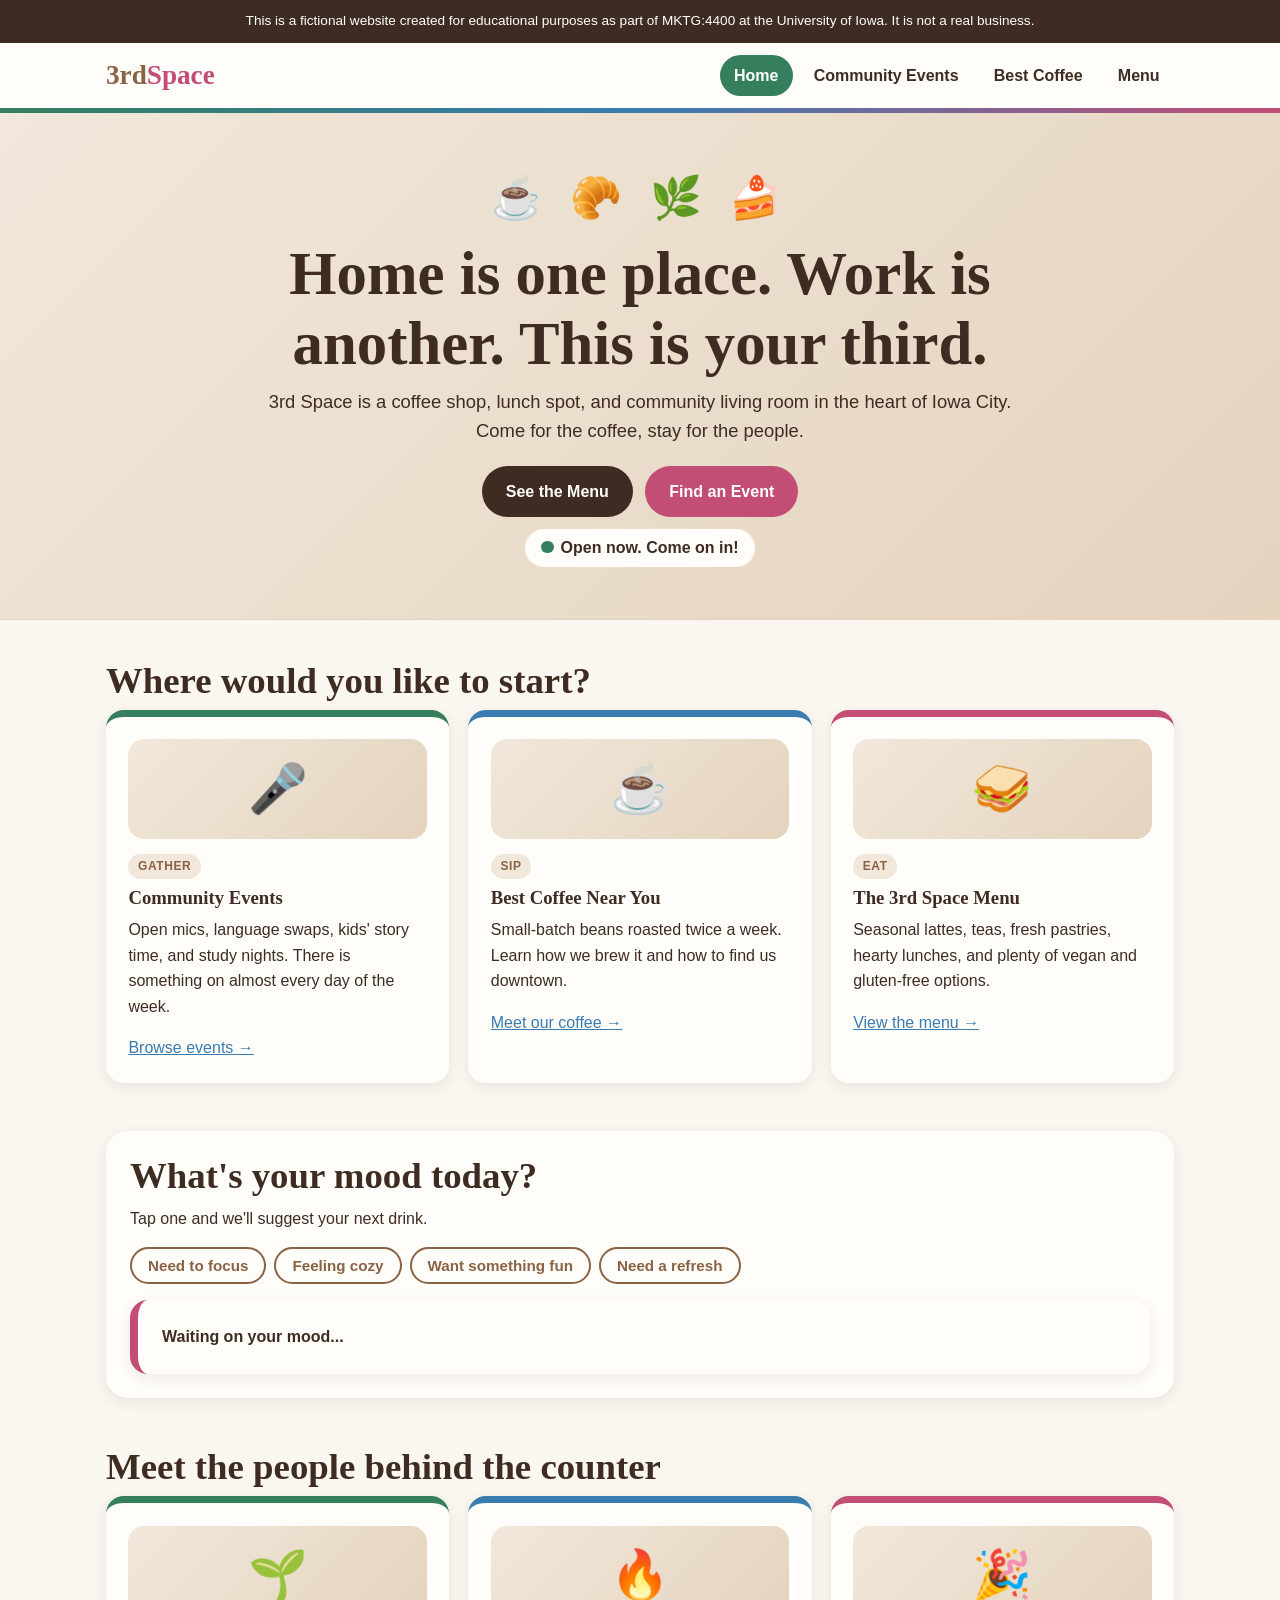
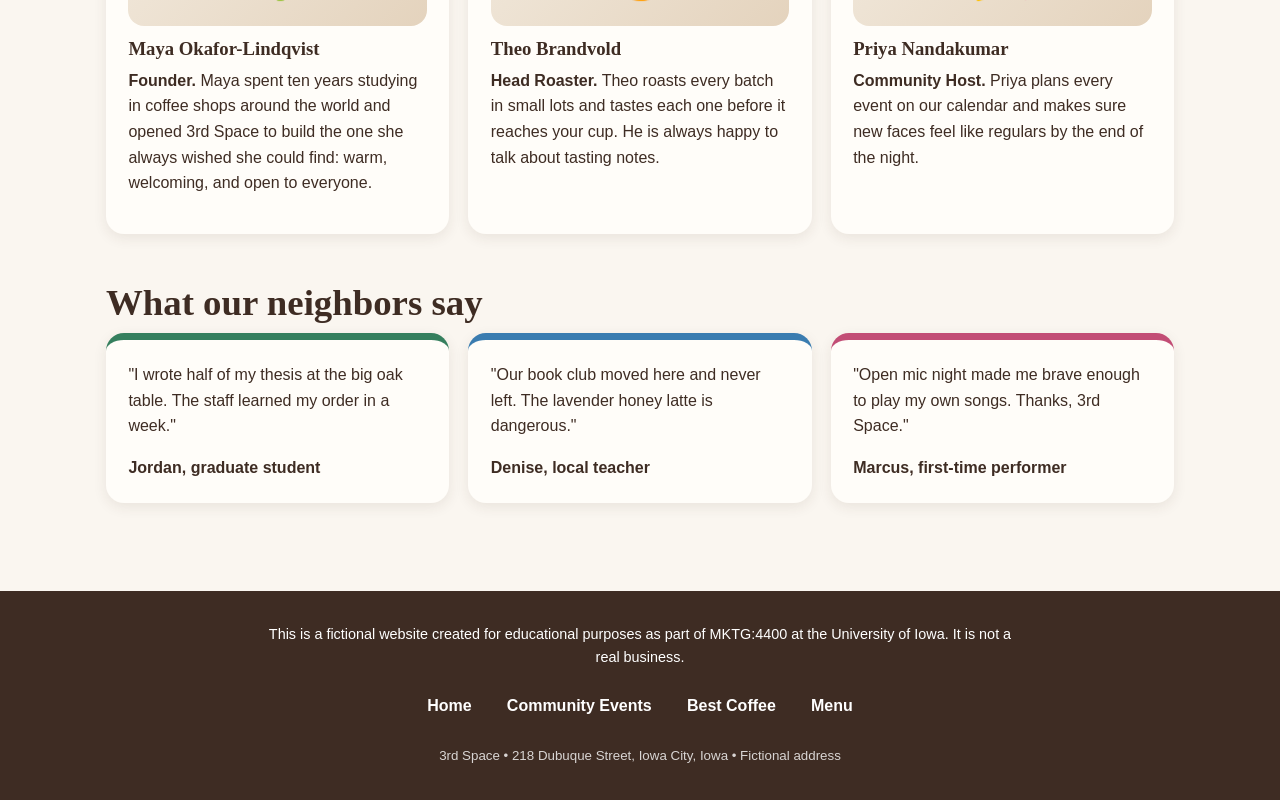
<file: index.html>
<!DOCTYPE html>
<html lang="en">
<head>
<meta charset="utf-8">
<meta name="viewport" content="width=device-width, initial-scale=1">
<title>3rd Space | Coffee, Cafe &amp; Community in Iowa City</title>
<meta name="description" content="3rd Space is a coffee shop, lunch spot, and community space in Iowa City.">
<link rel="stylesheet" href="style.css">
<script src="script.js" defer></script>
</head>
<body>
<div class="notice">This is a fictional website created for educational purposes as part of MKTG:4400 at the University of Iowa. It is not a real business.</div>
<header>
<div class="bar">
<a class="logo" href="index.html">3rd<span>Space</span></a>
<button class="toggle" id="toggle" aria-expanded="false" aria-controls="nav">Menu</button>
<nav id="nav" aria-label="Main">
<a href="index.html" aria-current="page">Home</a>
<a href="events.html">Community Events</a>
<a href="coffee.html">Best Coffee</a>
<a href="menu.html">Menu</a>
</nav>
</div>
</header>

<div class="hero">
<div class="in">
<div class="art" aria-hidden="true">☕ 🥐 🌿 🍰</div>
<h1>Home is one place. Work is another. This is your third.</h1>
<p>3rd Space is a coffee shop, lunch spot, and community living room in the heart of Iowa City. Come for the coffee, stay for the people.</p>
<a class="btn" href="menu.html">See the Menu</a>
<a class="btn pinkbtn" href="events.html">Find an Event</a>
<div><span class="status"><span class="dot" id="dot"></span><span id="statusText">Checking hours...</span></span></div>
</div>
</div>

<main>
<section>
<h2>Where would you like to start?</h2>
<div class="grid">
<div class="card"><span class="pic wide" aria-hidden="true">🎤</span><span class="tag">Gather</span><h3>Community Events</h3><p>Open mics, language swaps, kids' story time, and study nights. There is something on almost every day of the week.</p><a href="events.html">Browse events &rarr;</a></div>
<div class="card"><span class="pic wide" aria-hidden="true">☕</span><span class="tag">Sip</span><h3>Best Coffee Near You</h3><p>Small-batch beans roasted twice a week. Learn how we brew it and how to find us downtown.</p><a href="coffee.html">Meet our coffee &rarr;</a></div>
<div class="card"><span class="pic wide" aria-hidden="true">🥪</span><span class="tag">Eat</span><h3>The 3rd Space Menu</h3><p>Seasonal lattes, teas, fresh pastries, hearty lunches, and plenty of vegan and gluten-free options.</p><a href="menu.html">View the menu &rarr;</a></div>
</div>
</section>

<section>
<div class="band">
<h2>What's your mood today?</h2>
<p>Tap one and we'll suggest your next drink.</p>
<div class="pills">
<button class="pill" data-msg="<b>Double Espresso Cortado.</b> Strong, smooth, and small enough to sip while you work. Pair it with an everything bagel sandwich.">Need to focus</button>
<button class="pill" data-msg="<b>Maple Pecan Latte.</b> Warm, nutty, and gently sweet. Perfect with a cardamom roll by the window.">Feeling cozy</button>
<button class="pill" data-msg="<b>Unicorn Cold Foam Cold Brew.</b> Pink vanilla foam on our smooth cold brew. Yes, it is as pretty as it sounds.">Want something fun</button>
<button class="pill" data-msg="<b>Blueberry Mint Lemonade.</b> Bright, cold, and caffeine-free. It is a sunny day in a cup.">Need a refresh</button>
</div>
<div class="panel" id="out" aria-live="polite"><strong>Waiting on your mood...</strong></div>
</div>
</section>

<section>
<h2>Meet the people behind the counter</h2>
<div class="grid">
<div class="card"><span class="pic wide" aria-hidden="true">🌱</span><h3>Maya Okafor-Lindqvist</h3><p><strong>Founder.</strong> Maya spent ten years studying in coffee shops around the world and opened 3rd Space to build the one she always wished she could find: warm, welcoming, and open to everyone.</p></div>
<div class="card"><span class="pic wide" aria-hidden="true">🔥</span><h3>Theo Brandvold</h3><p><strong>Head Roaster.</strong> Theo roasts every batch in small lots and tastes each one before it reaches your cup. He is always happy to talk about tasting notes.</p></div>
<div class="card"><span class="pic wide" aria-hidden="true">🎉</span><h3>Priya Nandakumar</h3><p><strong>Community Host.</strong> Priya plans every event on our calendar and makes sure new faces feel like regulars by the end of the night.</p></div>
</div>
</section>

<section>
<h2>What our neighbors say</h2>
<div class="grid">
<div class="card"><p>"I wrote half of my thesis at the big oak table. The staff learned my order in a week."</p><strong>Jordan, graduate student</strong></div>
<div class="card"><p>"Our book club moved here and never left. The lavender honey latte is dangerous."</p><strong>Denise, local teacher</strong></div>
<div class="card"><p>"Open mic night made me brave enough to play my own songs. Thanks, 3rd Space."</p><strong>Marcus, first-time performer</strong></div>
</div>
</section>
</main>

<footer>
<div class="fn">This is a fictional website created for educational purposes as part of MKTG:4400 at the University of Iowa. It is not a real business.</div>
<nav aria-label="Footer">
<a href="index.html">Home</a>
<a href="events.html">Community Events</a>
<a href="coffee.html">Best Coffee</a>
<a href="menu.html">Menu</a>
</nav>
<small>3rd Space &bull; 218 Dubuque Street, Iowa City, Iowa &bull; Fictional address</small>
</footer>
</body>
</html>
</file>
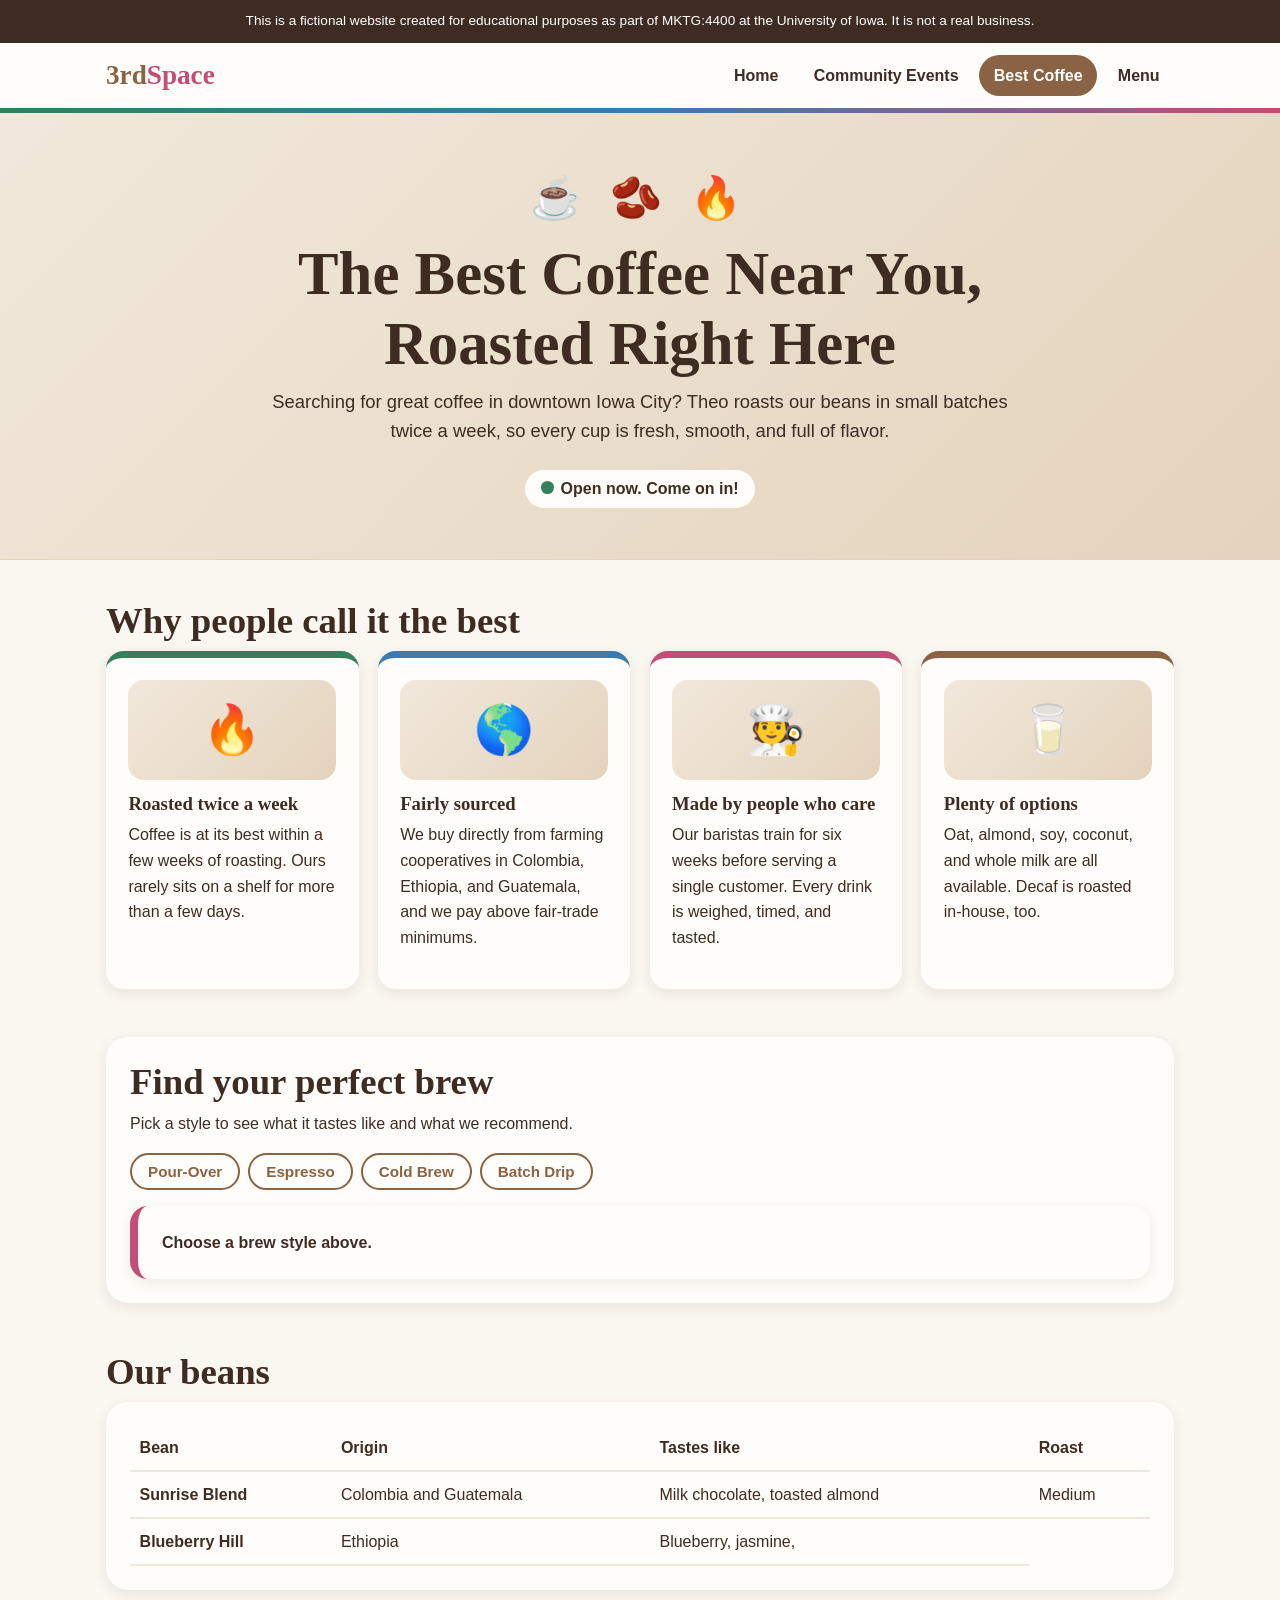
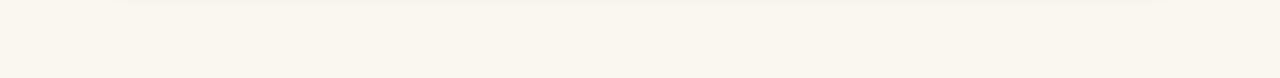
<file: coffee.html>
<!DOCTYPE html>
<html lang="en">
<head>
<meta charset="utf-8">
<meta name="viewport" content="width=device-width, initial-scale=1">
<title>Best Coffee Near Me | 3rd Space Iowa City</title>
<meta name="description" content="Looking for the best coffee near you in Iowa City? 3rd Space roasts small-batch coffee twice a week and serves it downtown.">
<link rel="stylesheet" href="style.css">
<script src="script.js" defer></script>
</head>
<body>
<div class="notice">This is a fictional website created for educational purposes as part of MKTG:4400 at the University of Iowa. It is not a real business.</div>
<header>
<div class="bar">
<a class="logo" href="index.html">3rd<span>Space</span></a>
<button class="toggle" id="toggle" aria-expanded="false" aria-controls="nav">Menu</button>
<nav id="nav" aria-label="Main">
<a href="index.html">Home</a>
<a href="events.html">Community Events</a>
<a href="coffee.html" aria-current="page">Best Coffee</a>
<a href="menu.html">Menu</a>
</nav>
</div>
</header>

<div class="hero">
<div class="in">
<div class="art" aria-hidden="true">☕ 🫘 🔥</div>
<h1>The Best Coffee Near You, Roasted Right Here</h1>
<p>Searching for great coffee in downtown Iowa City? Theo roasts our beans in small batches twice a week, so every cup is fresh, smooth, and full of flavor.</p>
<span class="status"><span class="dot" id="dot"></span><span id="statusText">Checking hours...</span></span>
</div>
</div>

<main>
<section>
<h2>Why people call it the best</h2>
<div class="grid">
<div class="card"><span class="pic wide" aria-hidden="true">🔥</span><h3>Roasted twice a week</h3><p>Coffee is at its best within a few weeks of roasting. Ours rarely sits on a shelf for more than a few days.</p></div>
<div class="card"><span class="pic wide" aria-hidden="true">🌎</span><h3>Fairly sourced</h3><p>We buy directly from farming cooperatives in Colombia, Ethiopia, and Guatemala, and we pay above fair-trade minimums.</p></div>
<div class="card"><span class="pic wide" aria-hidden="true">🧑‍🍳</span><h3>Made by people who care</h3><p>Our baristas train for six weeks before serving a single customer. Every drink is weighed, timed, and tasted.</p></div>
<div class="card"><span class="pic wide" aria-hidden="true">🥛</span><h3>Plenty of options</h3><p>Oat, almond, soy, coconut, and whole milk are all available. Decaf is roasted in-house, too.</p></div>
</div>
</section>

<section>
<div class="band">
<h2>Find your perfect brew</h2>
<p>Pick a style to see what it tastes like and what we recommend.</p>
<div class="pills">
<button class="pill" data-msg="<b>Pour-Over, $4.50.</b> Clean, bright, and full of detail. We recommend <em>Blueberry Hill</em>. It takes about four minutes, and it is worth it.">Pour-Over</button>
<button class="pill" data-msg="<b>Espresso, $3.25.</b> Rich, syrupy, and bold. Pulled on <em>Sunrise Blend</em> with notes of chocolate and almond. Add milk for a latte or cortado.">Espresso</button>
<button class="pill" data-msg="<b>Cold Brew, $4.75.</b> Steeped for 18 hours. Smooth, low acid, and naturally sweet. Made with <em>Purple Night</em> for a deep, cocoa-like finish.">Cold Brew</button>
<button class="pill" data-msg="<b>Batch Drip, $3.00.</b> Our everyday cup, brewed fresh every 30 minutes, with free refills for the first hour if you stay and sit.">Batch Drip</button>
</div>
<div class="panel" id="out" aria-live="polite"><strong>Choose a brew style above.</strong></div>
</div>
</section>

<section>
<h2>Our beans</h2>
<div class="band scroll">
<table>
<thead><tr><th>Bean</th><th>Origin</th><th>Tastes like</th><th>Roast</th></tr></thead>
<tbody>
<tr><td><strong>Sunrise Blend</strong></td><td>Colombia and Guatemala</td><td>Milk chocolate, toasted almond</td><td>Medium</td></tr>
<tr><td><strong>Blueberry Hill</strong></td><td>Ethiopia</td><td>Blueberry, jasmine,
</file>
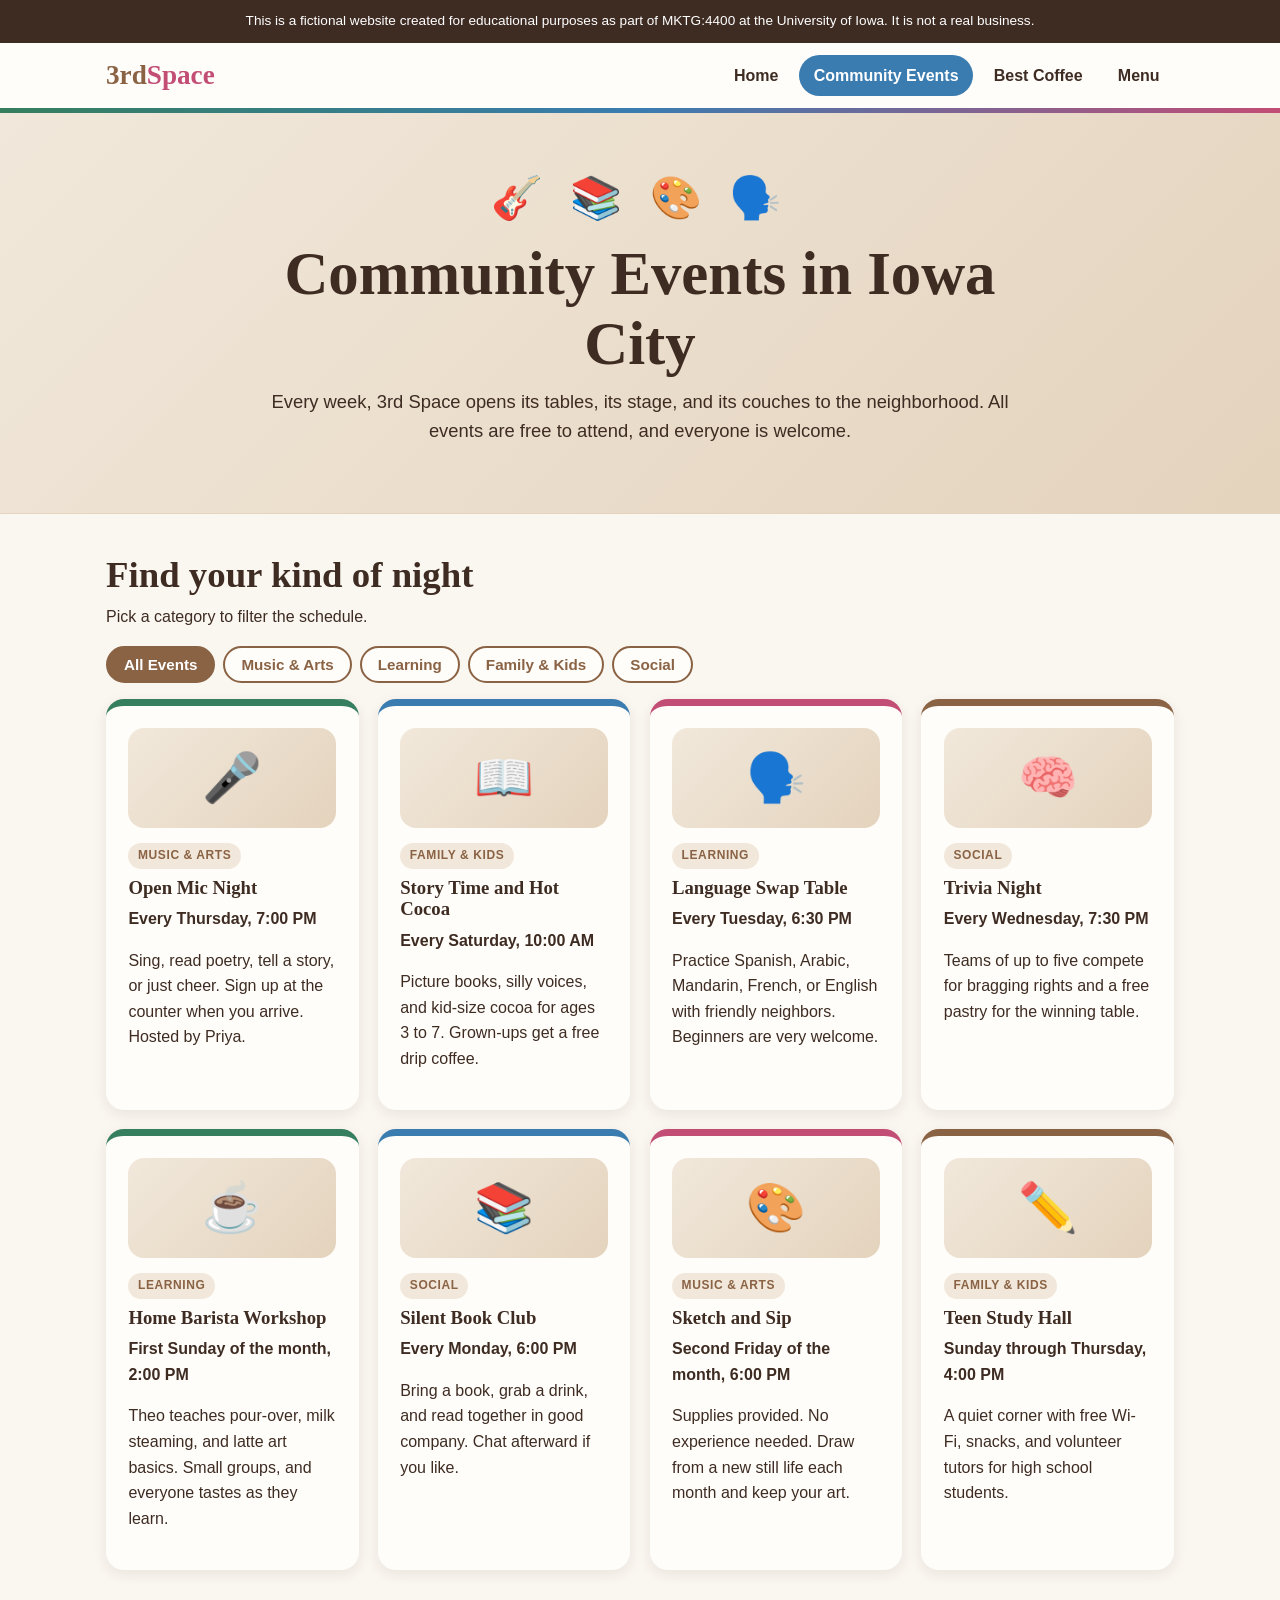
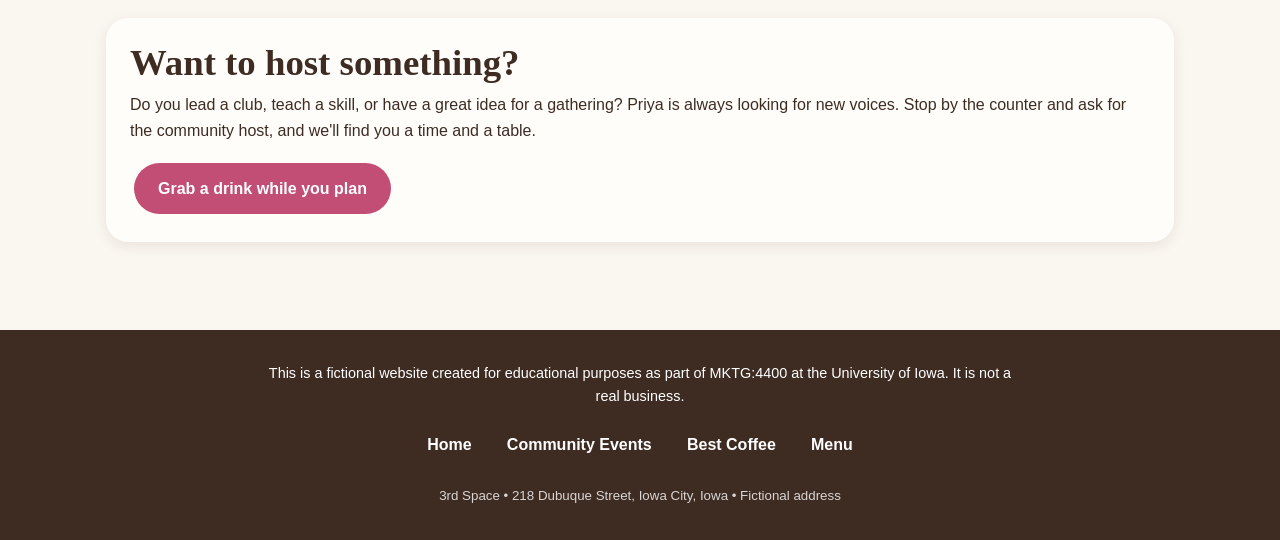
<file: events.html>
<!DOCTYPE html>
<html lang="en">
<head>
<meta charset="utf-8">
<meta name="viewport" content="width=device-width, initial-scale=1">
<title>Community Events in Iowa City | 3rd Space</title>
<meta name="description" content="Weekly community events at 3rd Space in Iowa City: open mics, story time, language swaps, and more.">
<link rel="stylesheet" href="style.css">
<script src="script.js" defer></script>
</head>
<body>
<div class="notice">This is a fictional website created for educational purposes as part of MKTG:4400 at the University of Iowa. It is not a real business.</div>
<header>
<div class="bar">
<a class="logo" href="index.html">3rd<span>Space</span></a>
<button class="toggle" id="toggle" aria-expanded="false" aria-controls="nav">Menu</button>
<nav id="nav" aria-label="Main">
<a href="index.html">Home</a>
<a href="events.html" aria-current="page">Community Events</a>
<a href="coffee.html">Best Coffee</a>
<a href="menu.html">Menu</a>
</nav>
</div>
</header>

<div class="hero">
<div class="in">
<div class="art" aria-hidden="true">🎸 📚 🎨 🗣️</div>
<h1>Community Events in Iowa City</h1>
<p>Every week, 3rd Space opens its tables, its stage, and its couches to the neighborhood. All events are free to attend, and everyone is welcome.</p>
</div>
</div>

<main>
<section>
<h2>Find your kind of night</h2>
<p>Pick a category to filter the schedule.</p>
<div class="pills" id="filters">
<button class="pill on" data-filter="all">All Events</button>
<button class="pill" data-filter="music">Music &amp; Arts</button>
<button class="pill" data-filter="learn">Learning</button>
<button class="pill" data-filter="family">Family &amp; Kids</button>
<button class="pill" data-filter="social">Social</button>
</div>
<div class="grid">
<div class="card" data-cat="music"><span class="pic wide" aria-hidden="true">🎤</span><span class="tag">Music &amp; Arts</span><h3>Open Mic Night</h3><p><strong>Every Thursday, 7:00 PM</strong></p><p>Sing, read poetry, tell a story, or just cheer. Sign up at the counter when you arrive. Hosted by Priya.</p></div>
<div class="card" data-cat="family"><span class="pic wide" aria-hidden="true">📖</span><span class="tag">Family &amp; Kids</span><h3>Story Time and Hot Cocoa</h3><p><strong>Every Saturday, 10:00 AM</strong></p><p>Picture books, silly voices, and kid-size cocoa for ages 3 to 7. Grown-ups get a free drip coffee.</p></div>
<div class="card" data-cat="learn"><span class="pic wide" aria-hidden="true">🗣️</span><span class="tag">Learning</span><h3>Language Swap Table</h3><p><strong>Every Tuesday, 6:30 PM</strong></p><p>Practice Spanish, Arabic, Mandarin, French, or English with friendly neighbors. Beginners are very welcome.</p></div>
<div class="card" data-cat="social"><span class="pic wide" aria-hidden="true">🧠</span><span class="tag">Social</span><h3>Trivia Night</h3><p><strong>Every Wednesday, 7:30 PM</strong></p><p>Teams of up to five compete for bragging rights and a free pastry for the winning table.</p></div>
<div class="card" data-cat="learn"><span class="pic wide" aria-hidden="true">☕</span><span class="tag">Learning</span><h3>Home Barista Workshop</h3><p><strong>First Sunday of the month, 2:00 PM</strong></p><p>Theo teaches pour-over, milk steaming, and latte art basics. Small groups, and everyone tastes as they learn.</p></div>
<div class="card" data-cat="social"><span class="pic wide" aria-hidden="true">📚</span><span class="tag">Social</span><h3>Silent Book Club</h3><p><strong>Every Monday, 6:00 PM</strong></p><p>Bring a book, grab a drink, and read together in good company. Chat afterward if you like.</p></div>
<div class="card" data-cat="music"><span class="pic wide" aria-hidden="true">🎨</span><span class="tag">Music &amp; Arts</span><h3>Sketch and Sip</h3><p><strong>Second Friday of the month, 6:00 PM</strong></p><p>Supplies provided. No experience needed. Draw from a new still life each month and keep your art.</p></div>
<div class="card" data-cat="family"><span class="pic wide" aria-hidden="true">✏️</span><span class="tag">Family &amp; Kids</span><h3>Teen Study Hall</h3><p><strong>Sunday through Thursday, 4:00 PM</strong></p><p>A quiet corner with free Wi-Fi, snacks, and volunteer tutors for high school students.</p></div>
</div>
</section>

<section>
<div class="band">
<h2>Want to host something?</h2>
<p>Do you lead a club, teach a skill, or have a great idea for a gathering? Priya is always looking for new voices. Stop by the counter and ask for the community host, and we'll find you a time and a table.</p>
<a class="btn pinkbtn" href="menu.html">Grab a drink while you plan</a>
</div>
</section>
</main>

<footer>
<div class="fn">This is a fictional website created for educational purposes as part of MKTG:4400 at the University of Iowa. It is not a real business.</div>
<nav aria-label="Footer">
<a href="index.html">Home</a>
<a href="events.html">Community Events</a>
<a href="coffee.html">Best Coffee</a>
<a href="menu.html">Menu</a>
</nav>
<small>3rd Space &bull; 218 Dubuque Street, Iowa City, Iowa &bull; Fictional address</small>
</footer>
</body>
</html>
</file>
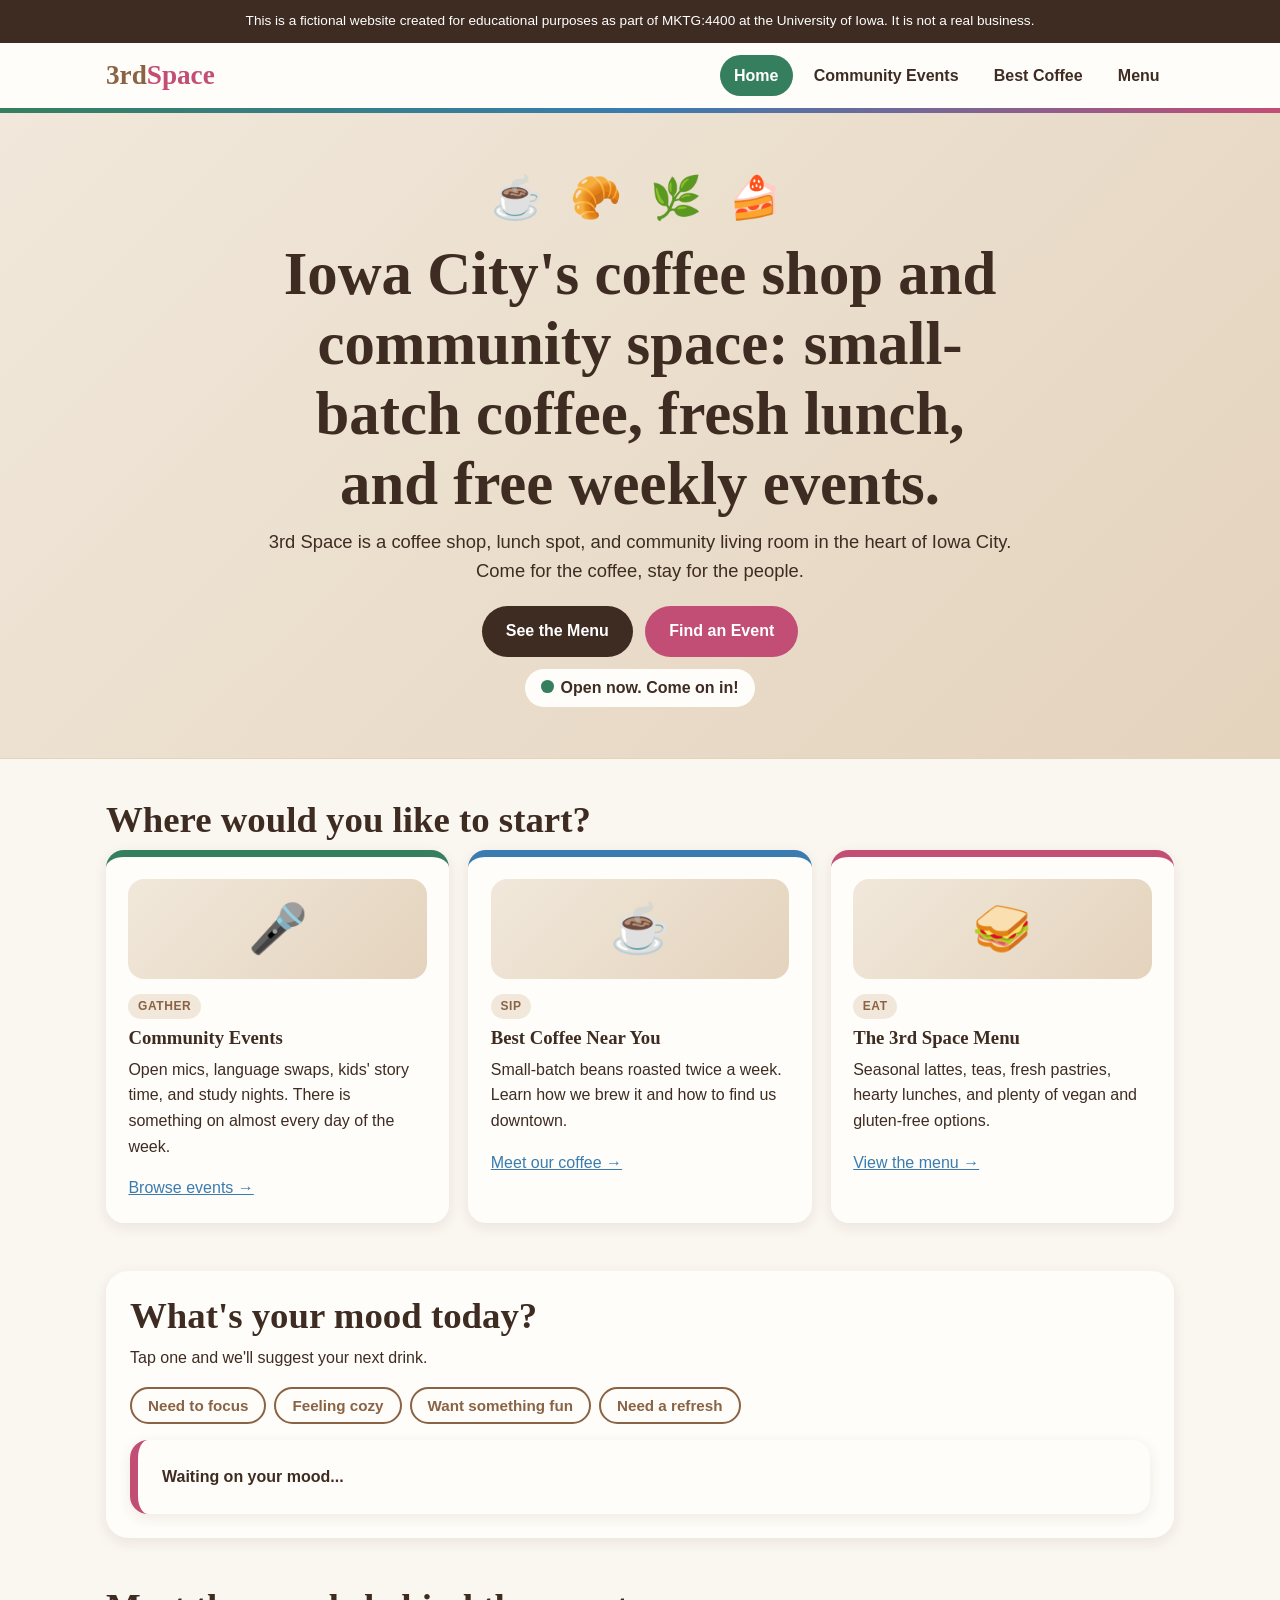
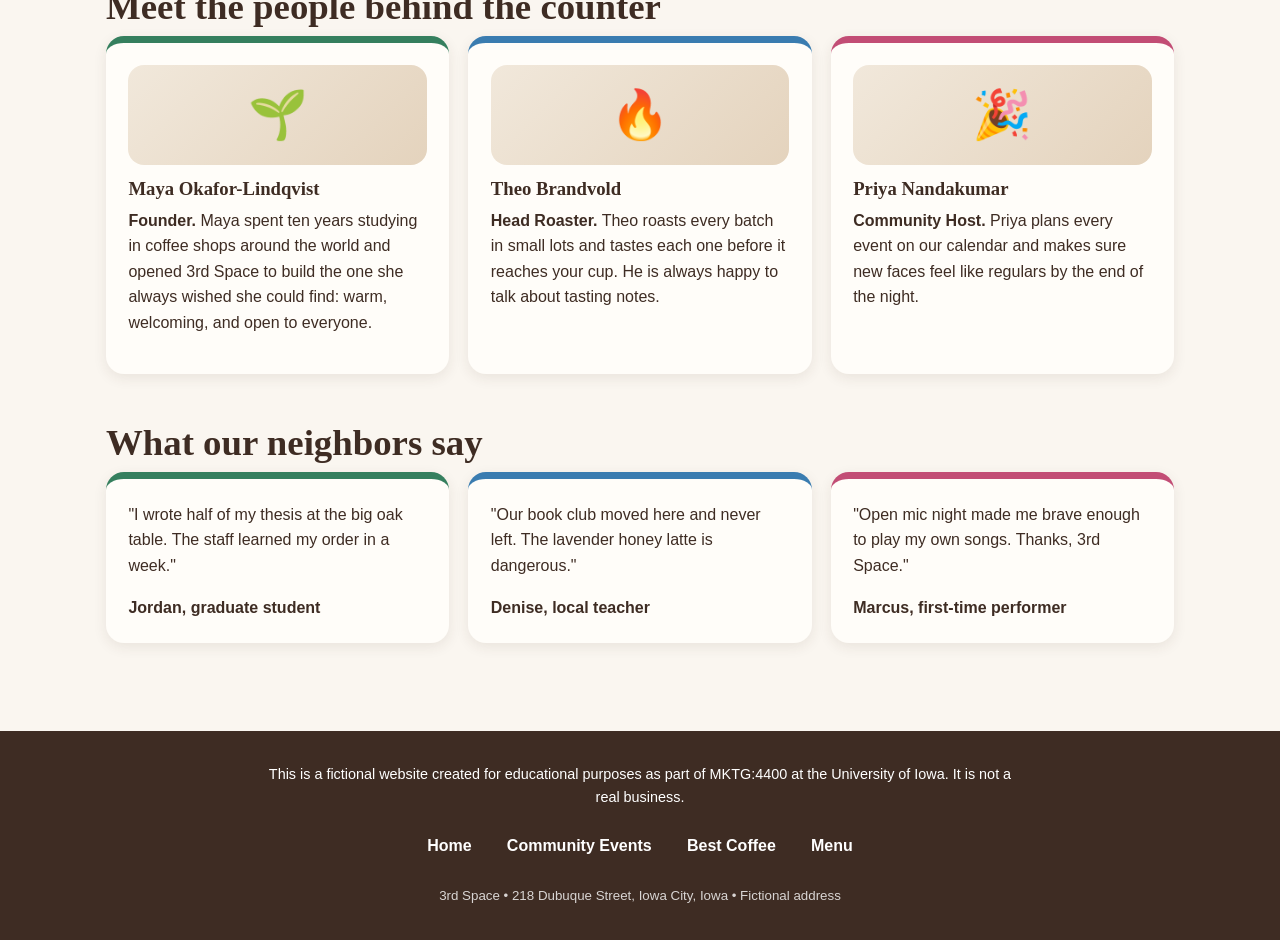
<file: index-b.html>
<!DOCTYPE html>
<html lang="en">
<head>
<meta charset="utf-8">
  <meta name="robots" content="noindex">
<link rel="canonical" href="https://sdannenbring.github.io/3rd-Space-mktg4400-site/">
<meta name="viewport" content="width=device-width, initial-scale=1">
<title>3rd Space | Coffee, Cafe &amp; Community in Iowa City</title>
<meta name="description" content="3rd Space is a coffee shop, lunch spot, and community space in Iowa City.">
<link rel="stylesheet" href="style.css">
<script src="script.js" defer></script>
</head>
<body>
<div class="notice">This is a fictional website created for educational purposes as part of MKTG:4400 at the University of Iowa. It is not a real business.</div>
<header>
<div class="bar">
<a class="logo" href="index.html">3rd<span>Space</span></a>
<button class="toggle" id="toggle" aria-expanded="false" aria-controls="nav">Menu</button>
<nav id="nav" aria-label="Main">
<a href="index.html" aria-current="page">Home</a>
<a href="events.html">Community Events</a>
<a href="coffee.html">Best Coffee</a>
<a href="menu.html">Menu</a>
</nav>
</div>
</header>

<div class="hero">
<div class="in">
<div class="art" aria-hidden="true">☕ 🥐 🌿 🍰</div>
<h1>Iowa City's coffee shop and community space: small-batch coffee, fresh lunch, and free weekly events.</h1>
<p>3rd Space is a coffee shop, lunch spot, and community living room in the heart of Iowa City. Come for the coffee, stay for the people.</p>
<a class="btn" href="menu.html">See the Menu</a>
<a class="btn pinkbtn" href="events.html">Find an Event</a>
<div><span class="status"><span class="dot" id="dot"></span><span id="statusText">Checking hours...</span></span></div>
</div>
</div>

<main>
<section>
<h2>Where would you like to start?</h2>
<div class="grid">
<div class="card"><span class="pic wide" aria-hidden="true">🎤</span><span class="tag">Gather</span><h3>Community Events</h3><p>Open mics, language swaps, kids' story time, and study nights. There is something on almost every day of the week.</p><a href="events.html">Browse events &rarr;</a></div>
<div class="card"><span class="pic wide" aria-hidden="true">☕</span><span class="tag">Sip</span><h3>Best Coffee Near You</h3><p>Small-batch beans roasted twice a week. Learn how we brew it and how to find us downtown.</p><a href="coffee.html">Meet our coffee &rarr;</a></div>
<div class="card"><span class="pic wide" aria-hidden="true">🥪</span><span class="tag">Eat</span><h3>The 3rd Space Menu</h3><p>Seasonal lattes, teas, fresh pastries, hearty lunches, and plenty of vegan and gluten-free options.</p><a href="menu.html">View the menu &rarr;</a></div>
</div>
</section>

<section>
<div class="band">
<h2>What's your mood today?</h2>
<p>Tap one and we'll suggest your next drink.</p>
<div class="pills">
<button class="pill" data-msg="<b>Double Espresso Cortado.</b> Strong, smooth, and small enough to sip while you work. Pair it with an everything bagel sandwich.">Need to focus</button>
<button class="pill" data-msg="<b>Maple Pecan Latte.</b> Warm, nutty, and gently sweet. Perfect with a cardamom roll by the window.">Feeling cozy</button>
<button class="pill" data-msg="<b>Unicorn Cold Foam Cold Brew.</b> Pink vanilla foam on our smooth cold brew. Yes, it is as pretty as it sounds.">Want something fun</button>
<button class="pill" data-msg="<b>Blueberry Mint Lemonade.</b> Bright, cold, and caffeine-free. It is a sunny day in a cup.">Need a refresh</button>
</div>
<div class="panel" id="out" aria-live="polite"><strong>Waiting on your mood...</strong></div>
</div>
</section>

<section>
<h2>Meet the people behind the counter</h2>
<div class="grid">
<div class="card"><span class="pic wide" aria-hidden="true">🌱</span><h3>Maya Okafor-Lindqvist</h3><p><strong>Founder.</strong> Maya spent ten years studying in coffee shops around the world and opened 3rd Space to build the one she always wished she could find: warm, welcoming, and open to everyone.</p></div>
<div class="card"><span class="pic wide" aria-hidden="true">🔥</span><h3>Theo Brandvold</h3><p><strong>Head Roaster.</strong> Theo roasts every batch in small lots and tastes each one before it reaches your cup. He is always happy to talk about tasting notes.</p></div>
<div class="card"><span class="pic wide" aria-hidden="true">🎉</span><h3>Priya Nandakumar</h3><p><strong>Community Host.</strong> Priya plans every event on our calendar and makes sure new faces feel like regulars by the end of the night.</p></div>
</div>
</section>

<section>
<h2>What our neighbors say</h2>
<div class="grid">
<div class="card"><p>"I wrote half of my thesis at the big oak table. The staff learned my order in a week."</p><strong>Jordan, graduate student</strong></div>
<div class="card"><p>"Our book club moved here and never left. The lavender honey latte is dangerous."</p><strong>Denise, local teacher</strong></div>
<div class="card"><p>"Open mic night made me brave enough to play my own songs. Thanks, 3rd Space."</p><strong>Marcus, first-time performer</strong></div>
</div>
</section>
</main>

<footer>
<div class="fn">This is a fictional website created for educational purposes as part of MKTG:4400 at the University of Iowa. It is not a real business.</div>
<nav aria-label="Footer">
<a href="index.html">Home</a>
<a href="events.html">Community Events</a>
<a href="coffee.html">Best Coffee</a>
<a href="menu.html">Menu</a>
</nav>
<small>3rd Space &bull; 218 Dubuque Street, Iowa City, Iowa &bull; Fictional address</small>
</footer>
</body>
</html>
</file>
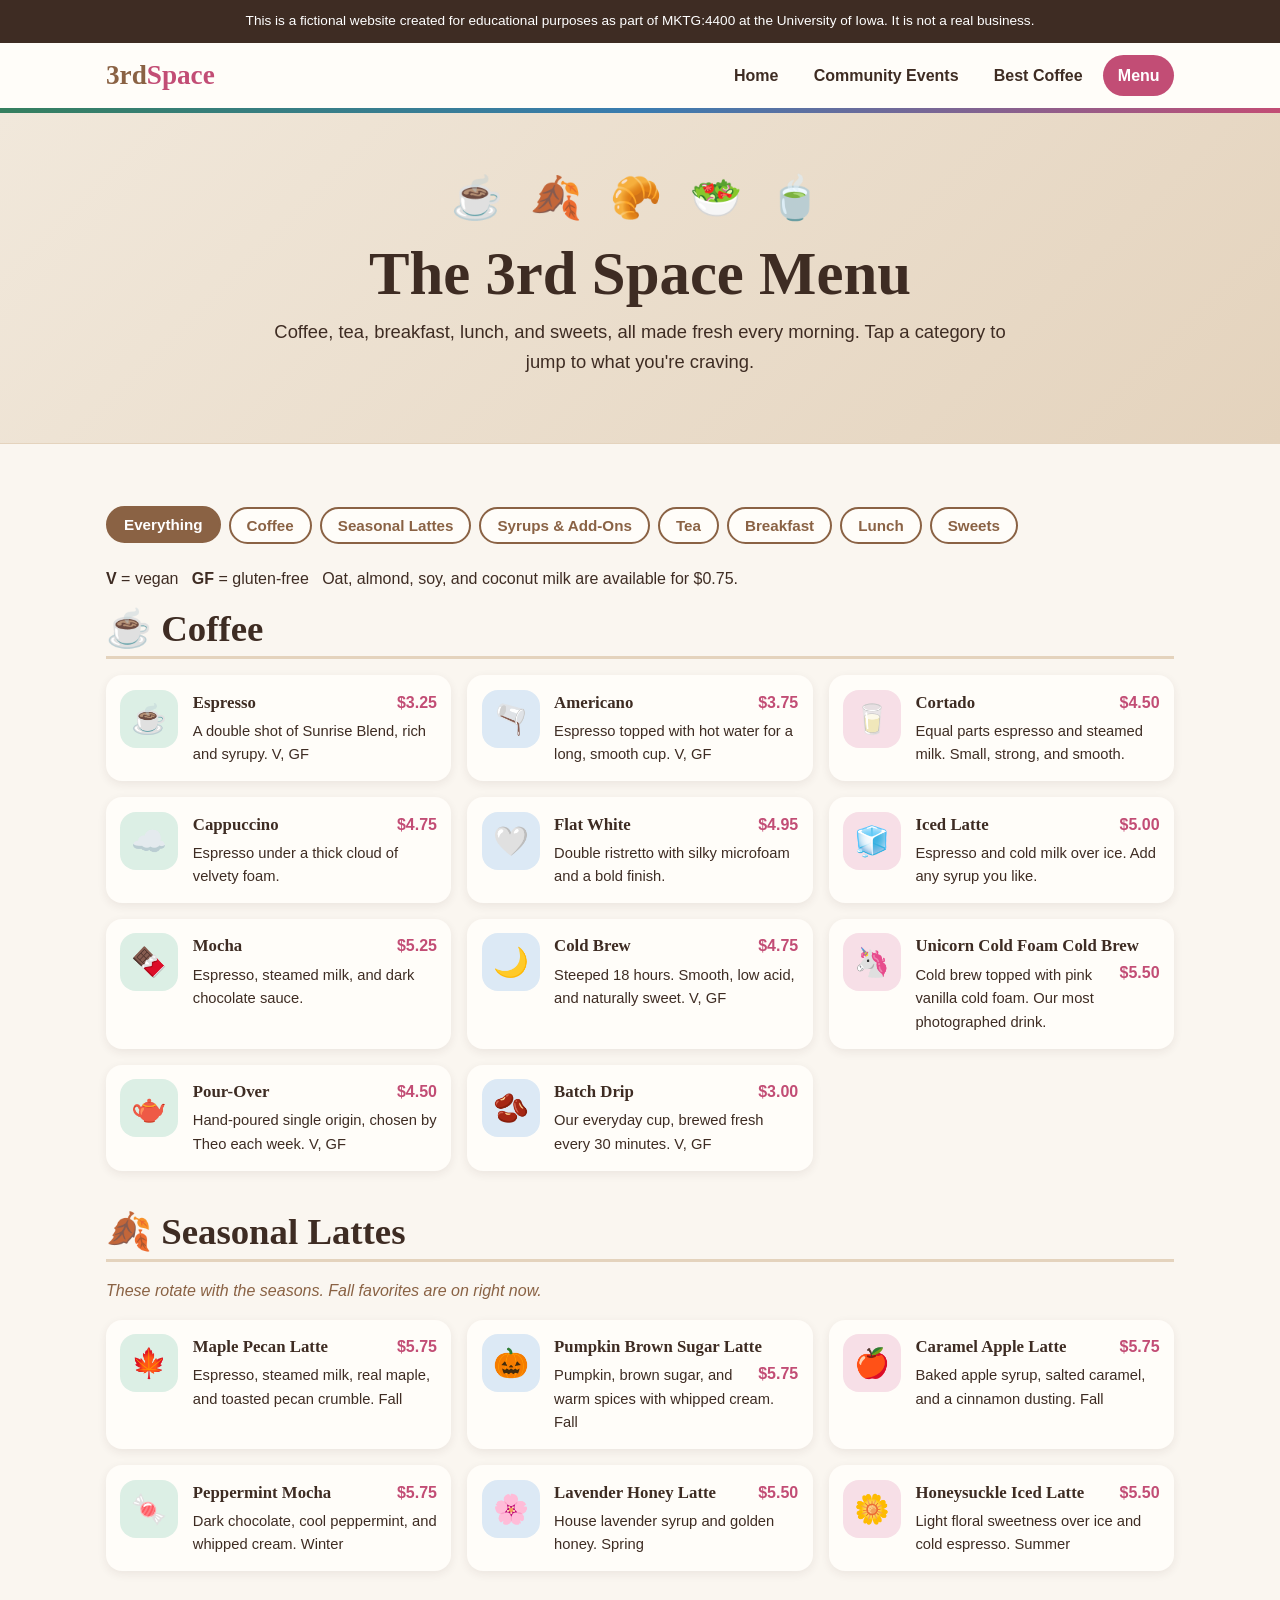
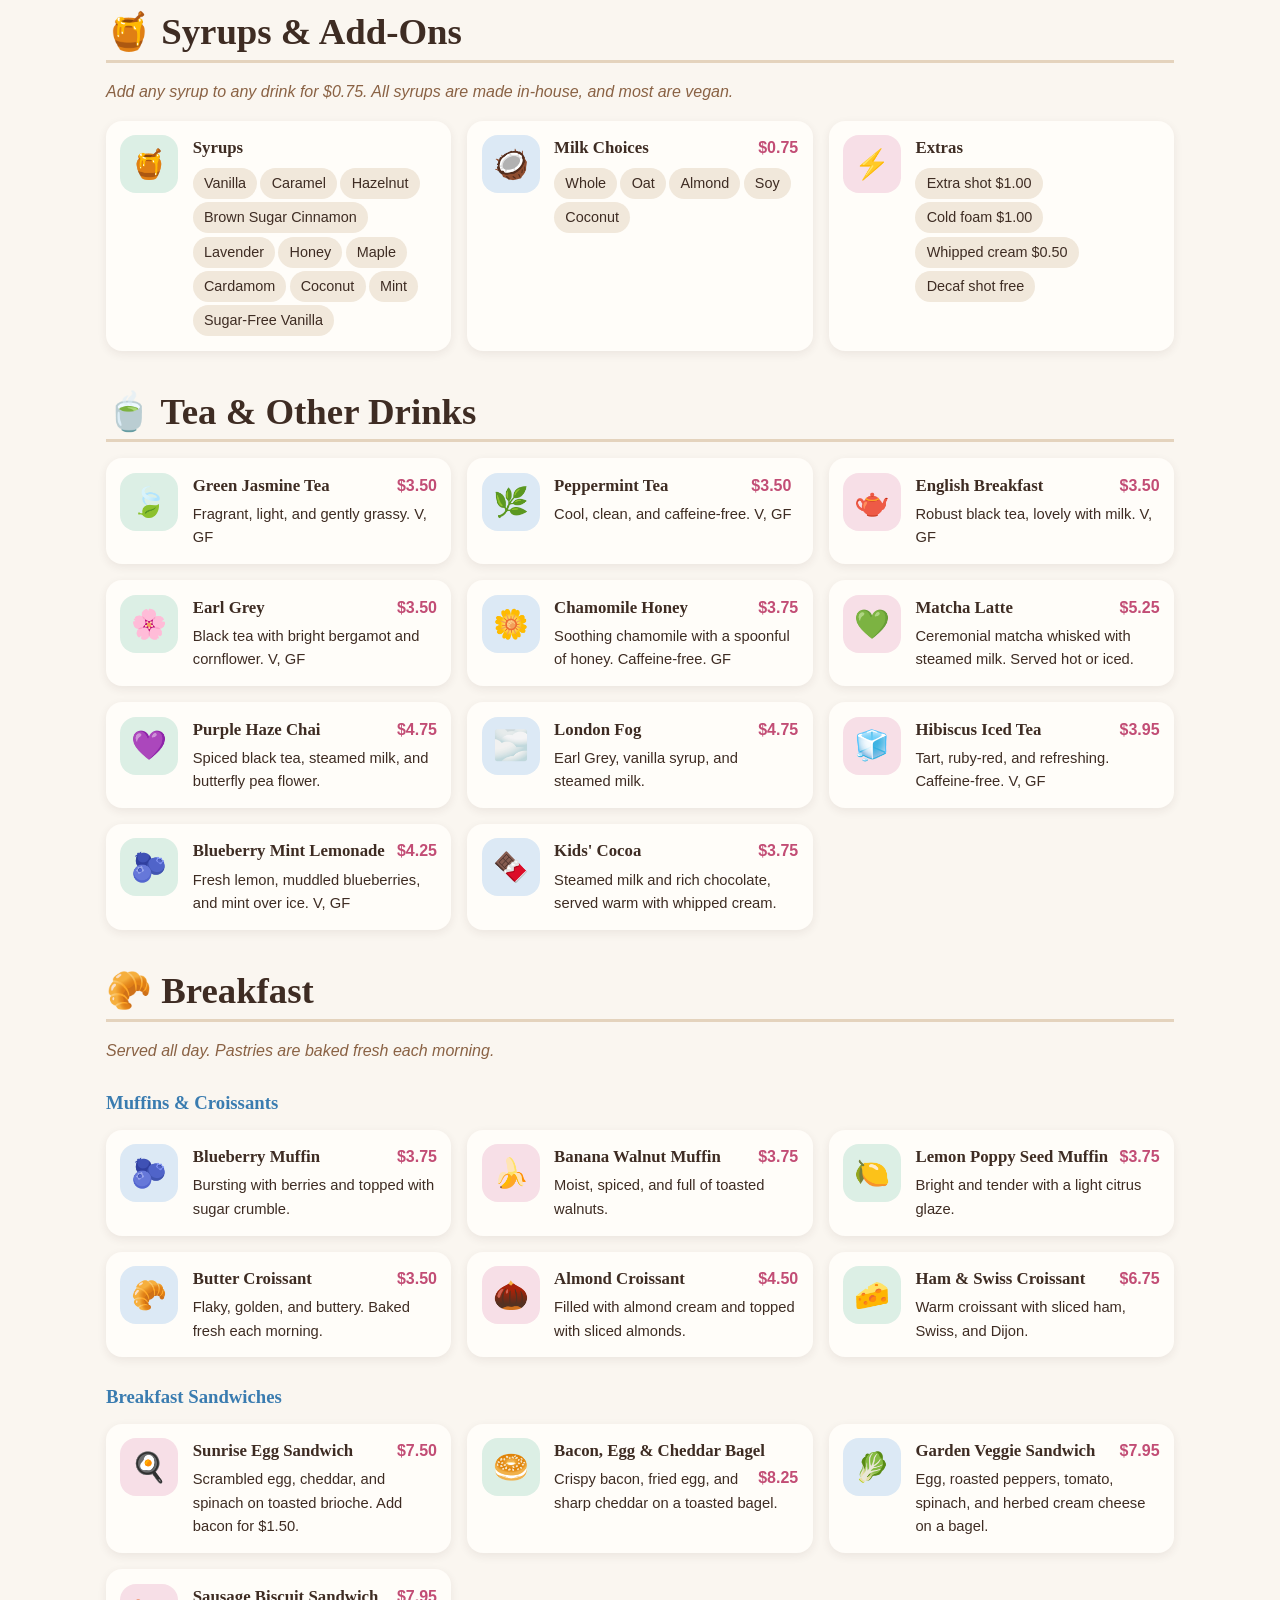
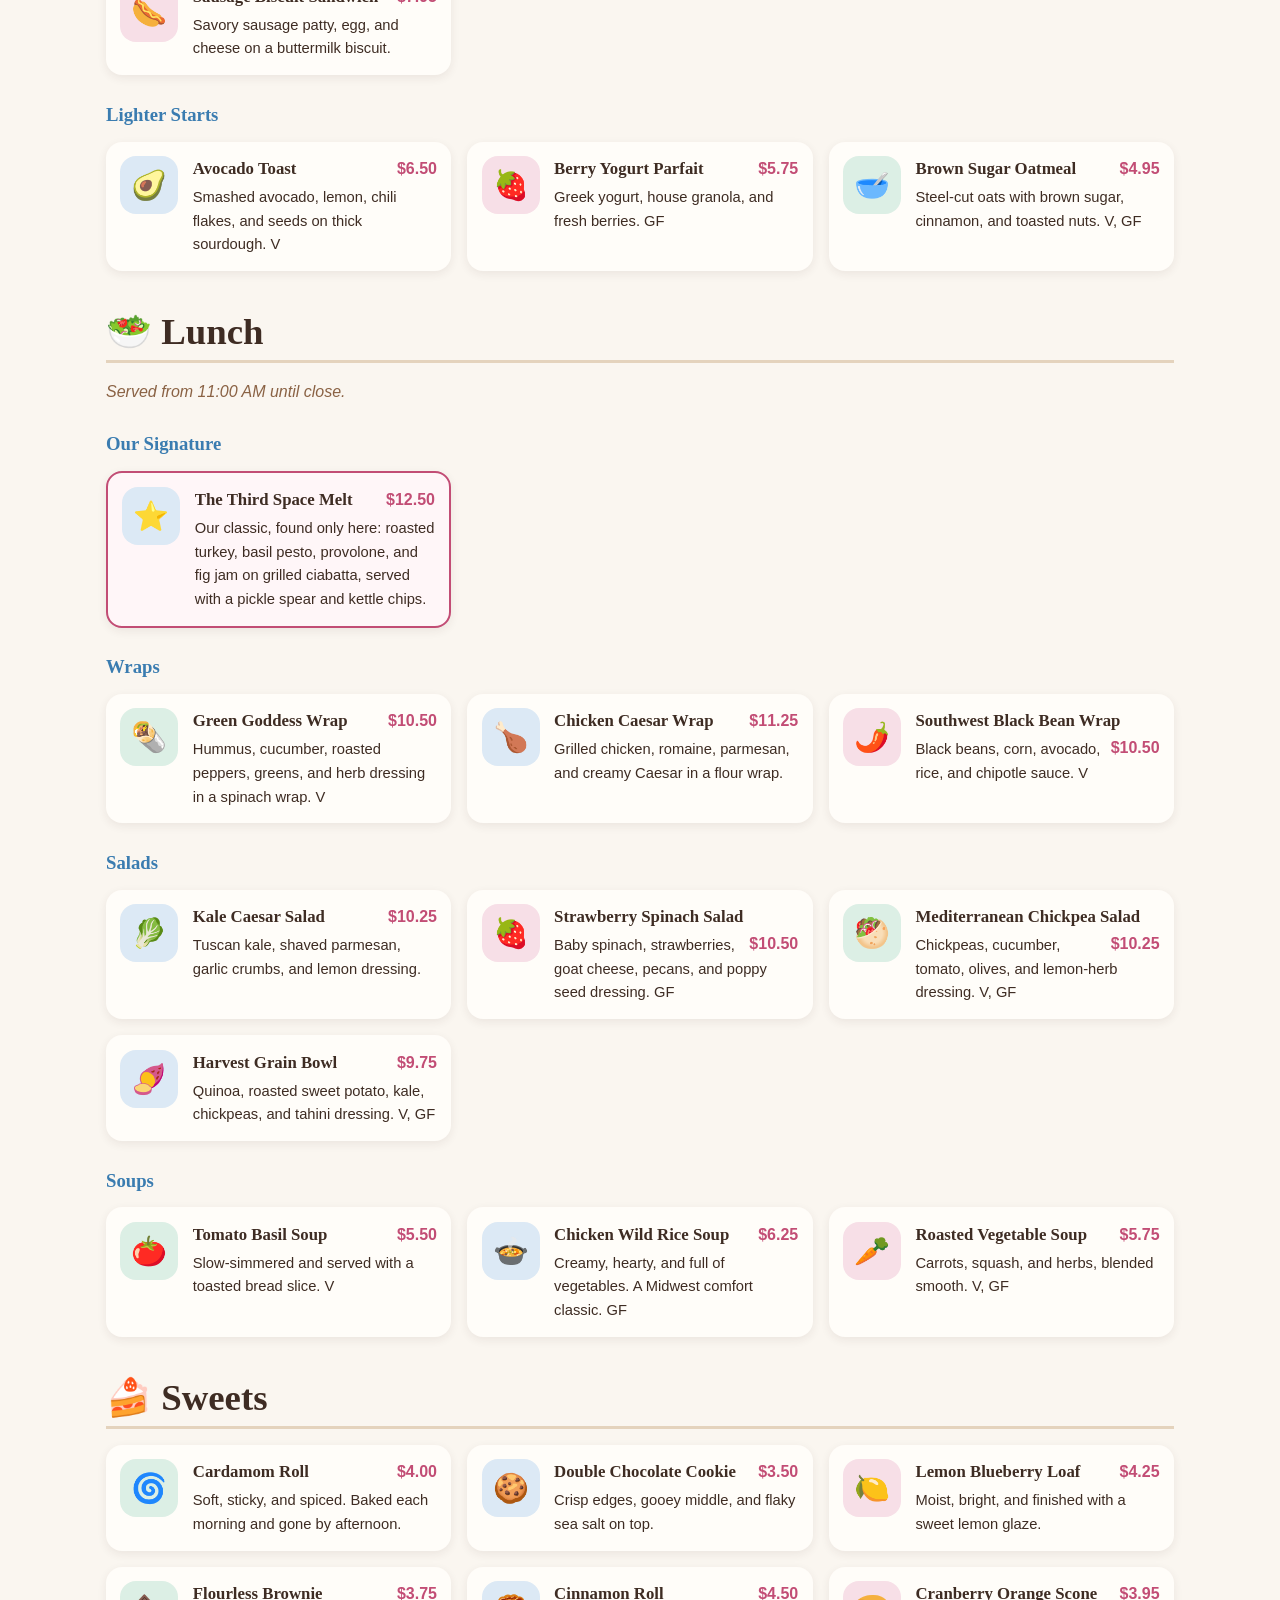
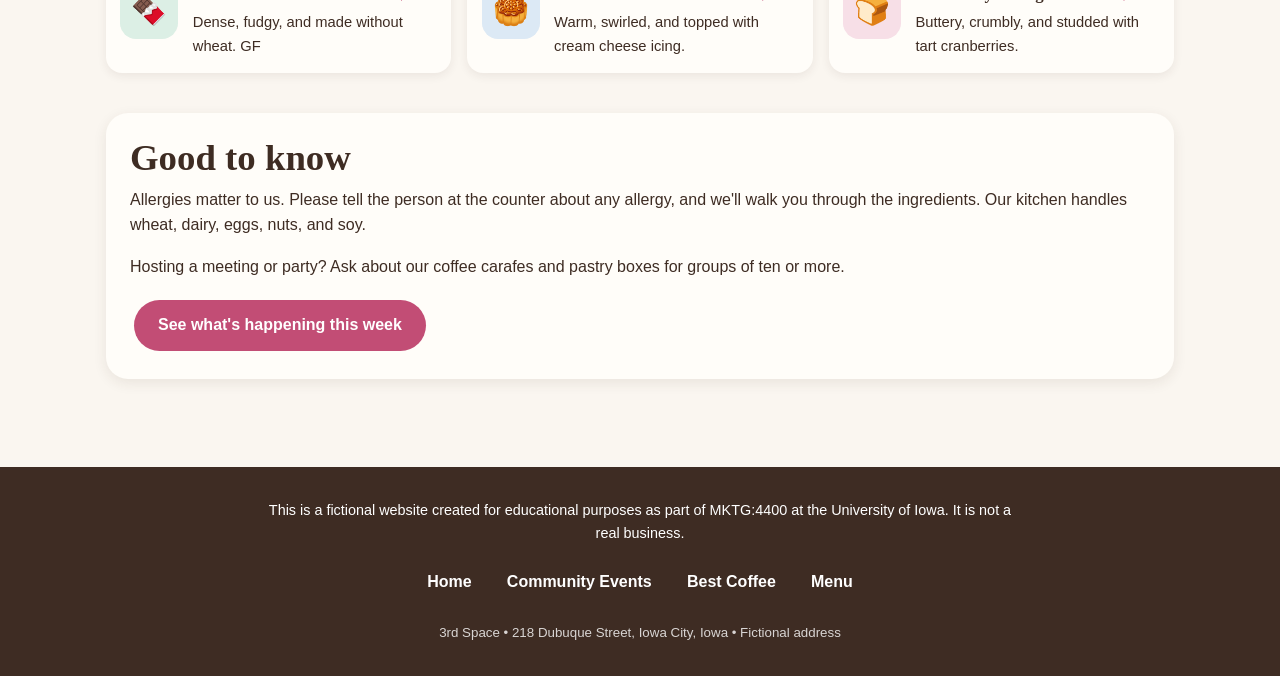
<file: menu.html>
<!DOCTYPE html>
<html lang="en">
<head>
<meta charset="utf-8">
<meta name="viewport" content="width=device-width, initial-scale=1">
<title>3rd Space Menu | Coffee, Breakfast &amp; Lunch in Iowa City</title>
<meta name="description" content="The 3rd Space menu: espresso drinks, seasonal lattes, tea, breakfast, wraps, salads, soups, and sweets, with vegan and gluten-free options.">
<link rel="stylesheet" href="style.css">
<script src="script.js" defer></script>
</head>
<body>
<div class="notice">This is a fictional website created for educational purposes as part of MKTG:4400 at the University of Iowa. It is not a real business.</div>
<header>
<div class="bar">
<a class="logo" href="index.html">3rd<span>Space</span></a>
<button class="toggle" id="toggle" aria-expanded="false" aria-controls="nav">Menu</button>
<nav id="nav" aria-label="Main">
<a href="index.html">Home</a>
<a href="events.html">Community Events</a>
<a href="coffee.html">Best Coffee</a>
<a href="menu.html" aria-current="page">Menu</a>
</nav>
</div>
</header>

<div class="hero">
<div class="in">
<div class="art" aria-hidden="true">☕ 🍂 🥐 🥗 🍵</div>
<h1>The 3rd Space Menu</h1>
<p>Coffee, tea, breakfast, lunch, and sweets, all made fresh every morning. Tap a category to jump to what you're craving.</p>
</div>
</div>

<main>
<div class="filters">
<div class="pills" id="filters">
<button class="pill on" data-filter="all">Everything</button>
<button class="pill" data-filter="coffee">Coffee</button>
<button class="pill" data-filter="seasonal">Seasonal Lattes</button>
<button class="pill" data-filter="extras">Syrups &amp; Add-Ons</button>
<button class="pill" data-filter="tea">Tea</button>
<button class="pill" data-filter="breakfast">Breakfast</button>
<button class="pill" data-filter="lunch">Lunch</button>
<button class="pill" data-filter="sweet">Sweets</button>
</div>
</div>
<p><strong>V</strong> = vegan &nbsp; <strong>GF</strong> = gluten-free &nbsp; Oat, almond, soy, and coconut milk are available for $0.75.</p>

<section class="cat" data-cat="coffee">
<h2>☕ Coffee</h2>
<div class="items">
<article class="item"><span class="pic" aria-hidden="true">☕</span><div><b>Espresso</b><em>$3.25</em><p>A double shot of Sunrise Blend, rich and syrupy. V, GF</p></div></article>
<article class="item"><span class="pic" aria-hidden="true">🫗</span><div><b>Americano</b><em>$3.75</em><p>Espresso topped with hot water for a long, smooth cup. V, GF</p></div></article>
<article class="item"><span class="pic" aria-hidden="true">🥛</span><div><b>Cortado</b><em>$4.50</em><p>Equal parts espresso and steamed milk. Small, strong, and smooth.</p></div></article>
<article class="item"><span class="pic" aria-hidden="true">☁️</span><div><b>Cappuccino</b><em>$4.75</em><p>Espresso under a thick cloud of velvety foam.</p></div></article>
<article class="item"><span class="pic" aria-hidden="true">🤍</span><div><b>Flat White</b><em>$4.95</em><p>Double ristretto with silky microfoam and a bold finish.</p></div></article>
<article class="item"><span class="pic" aria-hidden="true">🧊</span><div><b>Iced Latte</b><em>$5.00</em><p>Espresso and cold milk over ice. Add any syrup you like.</p></div></article>
<article class="item"><span class="pic" aria-hidden="true">🍫</span><div><b>Mocha</b><em>$5.25</em><p>Espresso, steamed milk, and dark chocolate sauce.</p></div></article>
<article class="item"><span class="pic" aria-hidden="true">🌙</span><div><b>Cold Brew</b><em>$4.75</em><p>Steeped 18 hours. Smooth, low acid, and naturally sweet. V, GF</p></div></article>
<article class="item"><span class="pic" aria-hidden="true">🦄</span><div><b>Unicorn Cold Foam Cold Brew</b><em>$5.50</em><p>Cold brew topped with pink vanilla cold foam. Our most photographed drink.</p></div></article>
<article class="item"><span class="pic" aria-hidden="true">🫖</span><div><b>Pour-Over</b><em>$4.50</em><p>Hand-poured single origin, chosen by Theo each week. V, GF</p></div></article>
<article class="item"><span class="pic" aria-hidden="true">🫘</span><div><b>Batch Drip</b><em>$3.00</em><p>Our everyday cup, brewed fresh every 30 minutes. V, GF</p></div></article>
</div>
</section>

<section class="cat" data-cat="seasonal">
<h2>🍂 Seasonal Lattes</h2>
<p class="note">These rotate with the seasons. Fall favorites are on right now.</p>
<div class="items">
<article class="item"><span class="pic" aria-hidden="true">🍁</span><div><b>Maple Pecan Latte</b><em>$5.75</em><p>Espresso, steamed milk, real maple, and toasted pecan crumble. Fall</p></div></article>
<article class="item"><span class="pic" aria-hidden="true">🎃</span><div><b>Pumpkin Brown Sugar Latte</b><em>$5.75</em><p>Pumpkin, brown sugar, and warm spices with whipped cream. Fall</p></div></article>
<article class="item"><span class="pic" aria-hidden="true">🍎</span><div><b>Caramel Apple Latte</b><em>$5.75</em><p>Baked apple syrup, salted caramel, and a cinnamon dusting. Fall</p></div></article>
<article class="item"><span class="pic" aria-hidden="true">🍬</span><div><b>Peppermint Mocha</b><em>$5.75</em><p>Dark chocolate, cool peppermint, and whipped cream. Winter</p></div></article>
<article class="item"><span class="pic" aria-hidden="true">🌸</span><div><b>Lavender Honey Latte</b><em>$5.50</em><p>House lavender syrup and golden honey. Spring</p></div></article>
<article class="item"><span class="pic" aria-hidden="true">🌼</span><div><b>Honeysuckle Iced Latte</b><em>$5.50</em><p>Light floral sweetness over ice and cold espresso. Summer</p></div></article>
</div>
</section>

<section class="cat" data-cat="extras">
<h2>🍯 Syrups &amp; Add-Ons</h2>
<p class="note">Add any syrup to any drink for $0.75. All syrups are made in-house, and most are vegan.</p>
<div class="items">
<article class="item"><span class="pic" aria-hidden="true">🍯</span><div><b>Syrups</b><p class="chips"><span>Vanilla</span><span>Caramel</span><span>Hazelnut</span><span>Brown Sugar Cinnamon</span><span>Lavender</span><span>Honey</span><span>Maple</span><span>Cardamom</span><span>Coconut</span><span>Mint</span><span>Sugar-Free Vanilla</span></p></div></article>
<article class="item"><span class="pic" aria-hidden="true">🥥</span><div><b>Milk Choices</b><em>$0.75</em><p class="chips"><span>Whole</span><span>Oat</span><span>Almond</span><span>Soy</span><span>Coconut</span></p></div></article>
<article class="item"><span class="pic" aria-hidden="true">⚡</span><div><b>Extras</b><p class="chips"><span>Extra shot $1.00</span><span>Cold foam $1.00</span><span>Whipped cream $0.50</span><span>Decaf shot free</span></p></div></article>
</div>
</section>

<section class="cat" data-cat="tea">
<h2>🍵 Tea &amp; Other Drinks</h2>
<div class="items">
<article class="item"><span class="pic" aria-hidden="true">🍃</span><div><b>Green Jasmine Tea</b><em>$3.50</em><p>Fragrant, light, and gently grassy. V, GF</p></div></article>
<article class="item"><span class="pic" aria-hidden="true">🌿</span><div><b>Peppermint Tea</b><em>$3.50</em><p>Cool, clean, and caffeine-free. V, GF</p></div></article>
<article class="item"><span class="pic" aria-hidden="true">🫖</span><div><b>English Breakfast</b><em>$3.50</em><p>Robust black tea, lovely with milk. V, GF</p></div></article>
<article class="item"><span class="pic" aria-hidden="true">🌸</span><div><b>Earl Grey</b><em>$3.50</em><p>Black tea with bright bergamot and cornflower. V, GF</p></div></article>
<article class="item"><span class="pic" aria-hidden="true">🌼</span><div><b>Chamomile Honey</b><em>$3.75</em><p>Soothing chamomile with a spoonful of honey. Caffeine-free. GF</p></div></article>
<article class="item"><span class="pic" aria-hidden="true">💚</span><div><b>Matcha Latte</b><em>$5.25</em><p>Ceremonial matcha whisked with steamed milk. Served hot or iced.</p></div></article>
<article class="item"><span class="pic" aria-hidden="true">💜</span><div><b>Purple Haze Chai</b><em>$4.75</em><p>Spiced black tea, steamed milk, and butterfly pea flower.</p></div></article>
<article class="item"><span class="pic" aria-hidden="true">🌫️</span><div><b>London Fog</b><em>$4.75</em><p>Earl Grey, vanilla syrup, and steamed milk.</p></div></article>
<article class="item"><span class="pic" aria-hidden="true">🧊</span><div><b>Hibiscus Iced Tea</b><em>$3.95</em><p>Tart, ruby-red, and refreshing. Caffeine-free. V, GF</p></div></article>
<article class="item"><span class="pic" aria-hidden="true">🫐</span><div><b>Blueberry Mint Lemonade</b><em>$4.25</em><p>Fresh lemon, muddled blueberries, and mint over ice. V, GF</p></div></article>
<article class="item"><span class="pic" aria-hidden="true">🍫</span><div><b>Kids' Cocoa</b><em>$3.75</em><p>Steamed milk and rich chocolate, served warm with whipped cream.</p></div></article>
</div>
</section>

<section class="cat" data-cat="breakfast">
<h2>🥐 Breakfast</h2>
<p class="note">Served all day. Pastries are baked fresh each morning.</p>
<div class="items">
<h3 class="sub">Muffins &amp; Croissants</h3>
<article class="item"><span class="pic" aria-hidden="true">🫐</span><div><b>Blueberry Muffin</b><em>$3.75</em><p>Bursting with berries and topped with sugar crumble.</p></div></article>
<article class="item"><span class="pic" aria-hidden="true">🍌</span><div><b>Banana Walnut Muffin</b><em>$3.75</em><p>Moist, spiced, and full of toasted walnuts.</p></div></article>
<article class="item"><span class="pic" aria-hidden="true">🍋</span><div><b>Lemon Poppy Seed Muffin</b><em>$3.75</em><p>Bright and tender with a light citrus glaze.</p></div></article>
<article class="item"><span class="pic" aria-hidden="true">🥐</span><div><b>Butter Croissant</b><em>$3.50</em><p>Flaky, golden, and buttery. Baked fresh each morning.</p></div></article>
<article class="item"><span class="pic" aria-hidden="true">🌰</span><div><b>Almond Croissant</b><em>$4.50</em><p>Filled with almond cream and topped with sliced almonds.</p></div></article>
<article class="item"><span class="pic" aria-hidden="true">🧀</span><div><b>Ham &amp; Swiss Croissant</b><em>$6.75</em><p>Warm croissant with sliced ham, Swiss, and Dijon.</p></div></article>
<h3 class="sub">Breakfast Sandwiches</h3>
<article class="item"><span class="pic" aria-hidden="true">🍳</span><div><b>Sunrise Egg Sandwich</b><em>$7.50</em><p>Scrambled egg, cheddar, and spinach on toasted brioche. Add bacon for $1.50.</p></div></article>
<article class="item"><span class="pic" aria-hidden="true">🥯</span><div><b>Bacon, Egg &amp; Cheddar Bagel</b><em>$8.25</em><p>Crispy bacon, fried egg, and sharp cheddar on a toasted bagel.</p></div></article>
<article class="item"><span class="pic" aria-hidden="true">🥬</span><div><b>Garden Veggie Sandwich</b><em>$7.95</em><p>Egg, roasted peppers, tomato, spinach, and herbed cream cheese on a bagel.</p></div></article>
<article class="item"><span class="pic" aria-hidden="true">🌭</span><div><b>Sausage Biscuit Sandwich</b><em>$7.95</em><p>Savory sausage patty, egg, and cheese on a buttermilk biscuit.</p></div></article>
<h3 class="sub">Lighter Starts</h3>
<article class="item"><span class="pic" aria-hidden="true">🥑</span><div><b>Avocado Toast</b><em>$6.50</em><p>Smashed avocado, lemon, chili flakes, and seeds on thick sourdough. V</p></div></article>
<article class="item"><span class="pic" aria-hidden="true">🍓</span><div><b>Berry Yogurt Parfait</b><em>$5.75</em><p>Greek yogurt, house granola, and fresh berries. GF</p></div></article>
<article class="item"><span class="pic" aria-hidden="true">🥣</span><div><b>Brown Sugar Oatmeal</b><em>$4.95</em><p>Steel-cut oats with brown sugar, cinnamon, and toasted nuts. V, GF</p></div></article>
</div>
</section>

<section class="cat" data-cat="lunch">
<h2>🥗 Lunch</h2>
<p class="note">Served from 11:00 AM until close.</p>
<div class="items">
<h3 class="sub">Our Signature</h3>
<article class="item star"><span class="pic" aria-hidden="true">⭐</span><div><b>The Third Space Melt</b><em>$12.50</em><p>Our classic, found only here: roasted turkey, basil pesto, provolone, and fig jam on grilled ciabatta, served with a pickle spear and kettle chips.</p></div></article>
<h3 class="sub">Wraps</h3>
<article class="item"><span class="pic" aria-hidden="true">🌯</span><div><b>Green Goddess Wrap</b><em>$10.50</em><p>Hummus, cucumber, roasted peppers, greens, and herb dressing in a spinach wrap. V</p></div></article>
<article class="item"><span class="pic" aria-hidden="true">🍗</span><div><b>Chicken Caesar Wrap</b><em>$11.25</em><p>Grilled chicken, romaine, parmesan, and creamy Caesar in a flour wrap.</p></div></article>
<article class="item"><span class="pic" aria-hidden="true">🌶️</span><div><b>Southwest Black Bean Wrap</b><em>$10.50</em><p>Black beans, corn, avocado, rice, and chipotle sauce. V</p></div></article>
<h3 class="sub">Salads</h3>
<article class="item"><span class="pic" aria-hidden="true">🥬</span><div><b>Kale Caesar Salad</b><em>$10.25</em><p>Tuscan kale, shaved parmesan, garlic crumbs, and lemon dressing.</p></div></article>
<article class="item"><span class="pic" aria-hidden="true">🍓</span><div><b>Strawberry Spinach Salad</b><em>$10.50</em><p>Baby spinach, strawberries, goat cheese, pecans, and poppy seed dressing. GF</p></div></article>
<article class="item"><span class="pic" aria-hidden="true">🥙</span><div><b>Mediterranean Chickpea Salad</b><em>$10.25</em><p>Chickpeas, cucumber, tomato, olives, and lemon-herb dressing. V, GF</p></div></article>
<article class="item"><span class="pic" aria-hidden="true">🍠</span><div><b>Harvest Grain Bowl</b><em>$9.75</em><p>Quinoa, roasted sweet potato, kale, chickpeas, and tahini dressing. V, GF</p></div></article>
<h3 class="sub">Soups</h3>
<article class="item"><span class="pic" aria-hidden="true">🍅</span><div><b>Tomato Basil Soup</b><em>$5.50</em><p>Slow-simmered and served with a toasted bread slice. V</p></div></article>
<article class="item"><span class="pic" aria-hidden="true">🍲</span><div><b>Chicken Wild Rice Soup</b><em>$6.25</em><p>Creamy, hearty, and full of vegetables. A Midwest comfort classic. GF</p></div></article>
<article class="item"><span class="pic" aria-hidden="true">🥕</span><div><b>Roasted Vegetable Soup</b><em>$5.75</em><p>Carrots, squash, and herbs, blended smooth. V, GF</p></div></article>
</div>
</section>

<section class="cat" data-cat="sweet">
<h2>🍰 Sweets</h2>
<div class="items">
<article class="item"><span class="pic" aria-hidden="true">🌀</span><div><b>Cardamom Roll</b><em>$4.00</em><p>Soft, sticky, and spiced. Baked each morning and gone by afternoon.</p></div></article>
<article class="item"><span class="pic" aria-hidden="true">🍪</span><div><b>Double Chocolate Cookie</b><em>$3.50</em><p>Crisp edges, gooey middle, and flaky sea salt on top.</p></div></article>
<article class="item"><span class="pic" aria-hidden="true">🍋</span><div><b>Lemon Blueberry Loaf</b><em>$4.25</em><p>Moist, bright, and finished with a sweet lemon glaze.</p></div></article>
<article class="item"><span class="pic" aria-hidden="true">🍫</span><div><b>Flourless Brownie</b><em>$3.75</em><p>Dense, fudgy, and made without wheat. GF</p></div></article>
<article class="item"><span class="pic" aria-hidden="true">🥮</span><div><b>Cinnamon Roll</b><em>$4.50</em><p>Warm, swirled, and topped with cream cheese icing.</p></div></article>
<article class="item"><span class="pic" aria-hidden="true">🍞</span><div><b>Cranberry Orange Scone</b><em>$3.95</em><p>Buttery, crumbly, and studded with tart cranberries.</p></div></article>
</div>
</section>

<section>
<div class="band">
<h2>Good to know</h2>
<p>Allergies matter to us. Please tell the person at the counter about any allergy, and we'll walk you through the ingredients. Our kitchen handles wheat, dairy, eggs, nuts, and soy.</p>
<p>Hosting a meeting or party? Ask about our coffee carafes and pastry boxes for groups of ten or more.</p>
<a class="btn pinkbtn" href="events.html">See what's happening this week</a>
</div>
</section>
</main>

<footer>
<div class="fn">This is a fictional website created for educational purposes as part of MKTG:4400 at the University of Iowa. It is not a real business.</div>
<nav aria-label="Footer">
<a href="index.html">Home</a>
<a href="events.html">Community Events</a>
<a href="coffee.html">Best Coffee</a>
<a href="menu.html">Menu</a>
</nav>
<small>3rd Space &bull; 218 Dubuque Street, Iowa City, Iowa &bull; Fictional address</small>
</footer>
</body>
</html>
</file>
<file: style.css>
:root{--cream:#faf6f0;--oat:#f1e8db;--latte:#e4d3bd;--mocha:#8a6244;--esp:#3e2c23;--green:#357f5e;--blue:#3a7cb0;--pink:#c24d75;--card:#fffdf9}
*{box-sizing:border-box}
html{scroll-behavior:smooth}
body{margin:0;font-family:"Trebuchet MS",Verdana,sans-serif;color:var(--esp);background:var(--cream);line-height:1.6;overflow-x:hidden}
h1,h2,h3{font-family:Georgia,"Times New Roman",serif;line-height:1.15;margin:0 0 .5rem}
h1{font-size:clamp(2.1rem,7vw,3.8rem)}
h2{font-size:clamp(1.6rem,4.5vw,2.3rem)}
p{margin:0 0 1rem;overflow-wrap:break-word}
a{color:var(--blue)}
.notice{background:var(--esp);color:#fff;text-align:center;padding:.65rem 1rem;font-size:.85rem}
header{position:sticky;top:0;z-index:10;background:var(--card);border-bottom:5px solid;border-image:linear-gradient(90deg,var(--green),var(--blue),var(--pink)) 1}
.bar{max-width:1100px;margin:0 auto;padding:.7rem 1rem;display:flex;align-items:center;justify-content:space-between;flex-wrap:wrap;gap:.5rem}
.logo{font-family:Georgia,serif;font-size:1.7rem;font-weight:700;text-decoration:none;color:var(--mocha)}
.logo span{color:var(--pink)}
nav{display:flex;flex-wrap:wrap;gap:.4rem}
nav a{text-decoration:none;color:var(--esp);font-weight:700;padding:.5rem .9rem;border-radius:999px;transition:.2s}
nav a:nth-child(1):hover,nav a:nth-child(1)[aria-current]{background:var(--green);color:#fff}
nav a:nth-child(2):hover,nav a:nth-child(2)[aria-current]{background:var(--blue);color:#fff}
nav a:nth-child(3):hover,nav a:nth-child(3)[aria-current]{background:var(--mocha);color:#fff}
nav a:nth-child(4):hover,nav a:nth-child(4)[aria-current]{background:var(--pink);color:#fff}
.toggle{display:none;background:var(--mocha);color:#fff;border:0;border-radius:10px;padding:.5rem .9rem;font-size:1rem;font-weight:700;cursor:pointer}
.hero{background:linear-gradient(135deg,var(--oat),var(--latte));text-align:center;padding:3.2rem 1rem;border-bottom:1px solid var(--latte)}
.hero .in{max-width:760px;margin:0 auto}
.hero p{font-size:1.15rem}
.art{font-size:2.6rem;letter-spacing:.5rem;margin-bottom:.5rem}
.btn{display:inline-block;background:var(--esp);color:#fff;font-weight:800;text-decoration:none;padding:.8rem 1.5rem;border-radius:999px;border:0;cursor:pointer;font-size:1rem;margin:.25rem;transition:transform .2s,box-shadow .2s}
.btn:hover{transform:translateY(-3px);box-shadow:0 8px 18px rgba(62,44,35,.25)}
.btn.pinkbtn{background:var(--pink)}
main{max-width:1100px;margin:0 auto;padding:2.5rem 1rem}
section{margin-bottom:3rem}
.grid{display:grid;grid-template-columns:repeat(auto-fit,minmax(240px,1fr));gap:1.2rem}
.card{background:var(--card);border-radius:18px;padding:1.4rem;border-top:7px solid var(--green);box-shadow:0 4px 14px rgba(62,44,35,.09);transition:transform .2s,box-shadow .2s}
.card:hover{transform:translateY(-5px);box-shadow:0 12px 24px rgba(62,44,35,.16)}
.card:nth-child(4n+2){border-top-color:var(--blue)}
.card:nth-child(4n+3){border-top-color:var(--pink)}
.card:nth-child(4n+4){border-top-color:var(--mocha)}
.pic{display:grid;place-items:center;width:64px;height:64px;flex:none;border-radius:16px;font-size:2rem;background:var(--oat)}
.pic.wide{width:100%;height:100px;font-size:3rem;margin-bottom:.8rem;background:linear-gradient(135deg,var(--oat),var(--latte))}
.tag{display:inline-block;font-size:.75rem;font-weight:800;text-transform:uppercase;letter-spacing:.05em;background:var(--oat);color:var(--mocha);padding:.2rem .6rem;border-radius:999px;margin-bottom:.5rem}
.status{display:inline-block;background:var(--card);padding:.4rem 1rem;border-radius:999px;font-weight:800;margin-top:.5rem}
.dot{display:inline-block;width:.8rem;height:.8rem;border-radius:50%;background:#aaa;margin-right:.4rem}
.dot.open{background:var(--green)}
.dot.closed{background:var(--pink)}
.pills{display:flex;flex-wrap:wrap;gap:.5rem;margin:1rem 0}
.pill{border:2px solid var(--mocha);background:var(--card);color:var(--mocha);font-weight:800;padding:.5rem 1rem;border-radius:999px;cursor:pointer;font-size:.95rem;transition:.2s}
.pill:hover{background:var(--oat)}
.pill.on{background:var(--mocha);color:#fff}
.panel{background:var(--card);border-radius:18px;padding:1.5rem;border-left:8px solid var(--pink);box-shadow:0 4px 14px rgba(62,44,35,.09)}
.band{background:var(--card);border-radius:22px;padding:1.5rem;box-shadow:0 4px 14px rgba(62,44,35,.09)}
table{width:100%;border-collapse:collapse}
td,th{text-align:left;padding:.6rem;border-bottom:2px solid var(--oat)}
.scroll{overflow-x:auto}
.filters{position:sticky;top:64px;z-index:5;background:var(--cream);padding:.4rem 0}
.cat{margin-bottom:2.5rem}
.cat h2{border-bottom:3px solid var(--latte);padding-bottom:.4rem;margin-bottom:1rem}
.cat .note{color:var(--mocha);font-style:italic}
.items{display:grid;grid-template-columns:repeat(auto-fill,minmax(290px,1fr));gap:1rem}
.items h3.sub{grid-column:1/-1;margin:.8rem 0 0;color:var(--blue)}
.item{display:flex;gap:.9rem;align-items:flex-start;background:var(--card);border-radius:16px;padding:.9rem;box-shadow:0 3px 10px rgba(62,44,35,.08)}
.item .pic{width:58px;height:58px;font-size:1.8rem}
.item:nth-child(3n+1) .pic{background:#dcefe5}
.item:nth-child(3n+2) .pic{background:#dce9f5}
.item:nth-child(3n) .pic{background:#f7dfe7}
.item b{font-family:Georgia,serif;font-size:1.05rem}
.item em{float:right;font-style:normal;font-weight:800;color:var(--pink);margin-left:.5rem}
.item p{margin:.2rem 0 0;font-size:.92rem}
.item.star{border:2px solid var(--pink);background:#fff6f8}
.chips span{display:inline-block;background:var(--oat);padding:.25rem .7rem;border-radius:999px;margin:.2rem .2rem 0 0;font-size:.9rem}
footer{background:var(--esp);color:#fff;padding:2rem 1rem;text-align:center}
footer .fn{max-width:760px;margin:0 auto 1rem;font-size:.9rem}
footer nav{justify-content:center;margin-bottom:1rem}
footer nav a{color:#fff}
footer small{opacity:.8}
.hide{display:none!important}
@media(max-width:720px){
.js .toggle{display:inline-block}
.js nav{display:none;width:100%;flex-direction:column}
.js nav.open{display:flex}
nav a{background:var(--oat);text-align:center}
.hero{padding:2.2rem 1rem}
.filters{top:58px}
}
</file>
